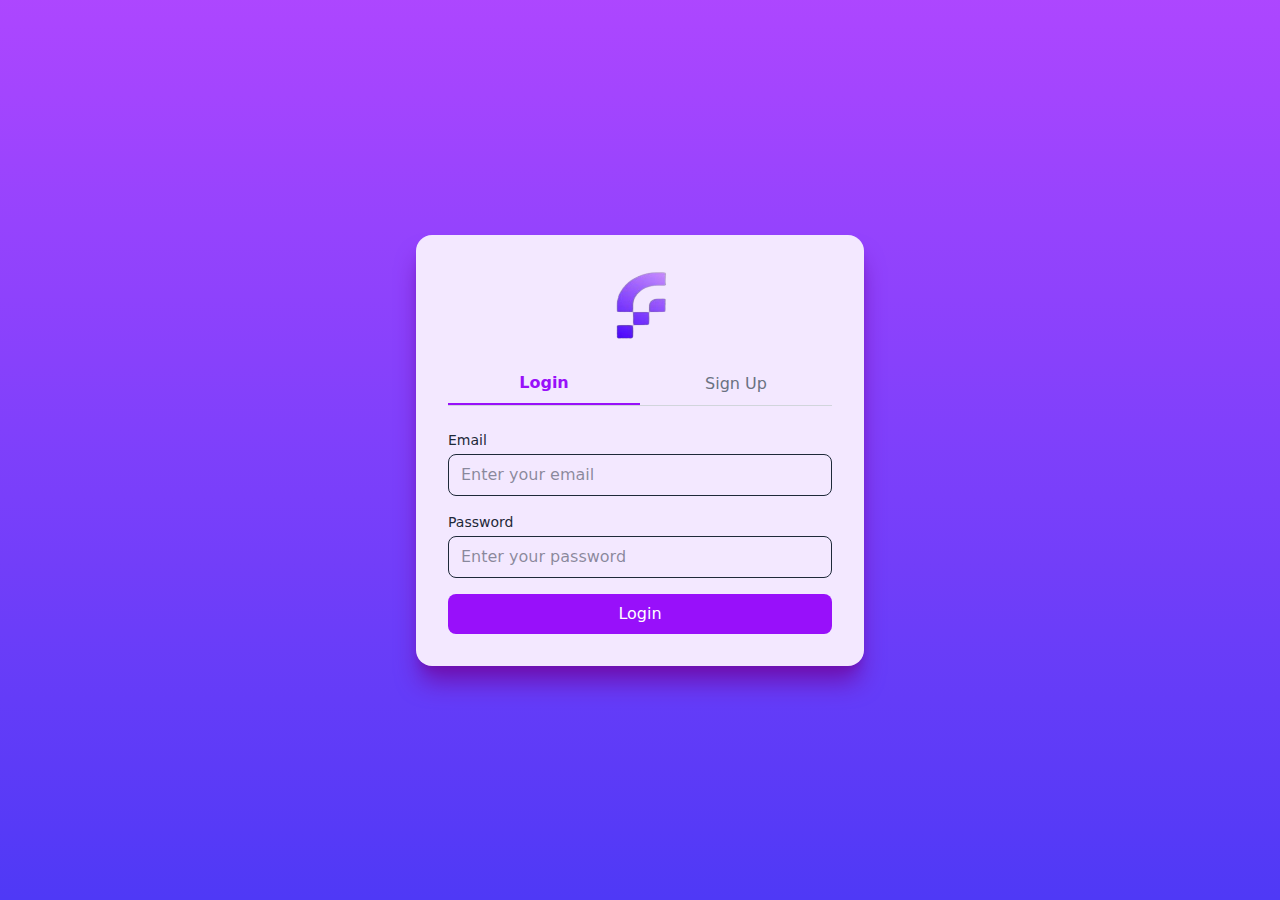
<file: index.html>
<!DOCTYPE html>
<html lang="en">
<head>
    <meta charset="UTF-8">
    <meta name="viewport" content="width=device-width, initial-scale=1.0">
    <title>Login | Fintrack</title>
    <link href="tailwindcss/output.css" rel="stylesheet">
</head>
<body class=" bg-linear-to-b from-purple-500 to bg-indigo-600 text-gray-800 flex items-center justify-center min-h-screen p-4">

  <!-- Outer Container -->
  <div class="w-full max-w-md bg-purple-100 shadow-xl rounded-2xl shadow-purple-800 p-6 sm:p-8">

    <!-- Logo -->
    <div class="flex justify-center mb-6">
      <img src="asset/logo.png" alt="Expense Tracker Logo" class="w-16 h-16 sm:w-20 sm:h-20">
    </div>

    <!-- Tabs -->
    <div class="flex justify-around mb-6 border-b border-gray-300">
      <button id="loginTab" class="pb-2 text-purple-600 font-semibold border-b-2 border-purple-600 w-1/2 text-center">Login</button>
      <button id="signupTab" class="pb-2 text-gray-500 hover:text-purple-600 w-1/2 text-center">Sign Up</button>
    </div>

    <!-- Login Form -->
    <form id="loginForm" class="space-y-4">
      <div>
        <label class="block text-sm font-medium mb-1">Email</label>
        <input type="email" id="loginEmail" class="w-full px-3 py-2 border rounded-lg focus:ring-2 focus:ring-purple-400 outline-none text-sm sm:text-base" placeholder="Enter your email" required>
      </div>
      <div>
        <label class="block text-sm font-medium mb-1">Password</label>
        <input type="password" id="loginPassword" class="w-full px-3 py-2 border rounded-lg focus:ring-2 focus:ring-purple-400 outline-none text-sm sm:text-base" placeholder="Enter your password" required>
      </div>
      <button type="submit" class="w-full bg-purple-600 text-white py-2 rounded-lg hover:bg-purple-700 transition duration-300 text-sm sm:text-base">Login</button>
    </form>

    <!-- Signup Form -->
    <form id="signupForm" class="hidden space-y-4">
      <div>
        <label class="block text-sm font-medium mb-1">Full Name</label>
        <input type="text" id="signupName" class="w-full px-3 py-2 border rounded-lg focus:ring-2 focus:ring-purple-400 outline-none text-sm sm:text-base" placeholder="Enter your name" required>
      </div>
      <div>
        <label class="block text-sm font-medium mb-1">Email</label>
        <input type="email" id="signupEmail" class="w-full px-3 py-2 border rounded-lg focus:ring-2 focus:ring-purple-400 outline-none text-sm sm:text-base" placeholder="Enter your email" required>
      </div>
      <div>
        <label class="block text-sm font-medium mb-1">Password</label>
        <input type="password" id="signupPassword" class="w-full px-3 py-2 border rounded-lg focus:ring-2 focus:ring-purple-400 outline-none text-sm sm:text-base" placeholder="Create a password" required>
      </div>
      <button type="submit" class="w-full bg-purple-600 text-white py-2 rounded-lg hover:bg-purple-700 transition duration-300 text-sm sm:text-base">Sign Up</button>
    </form>
  </div>

  <script src="js/auth.js"></script>
</body>
</html>
</file>
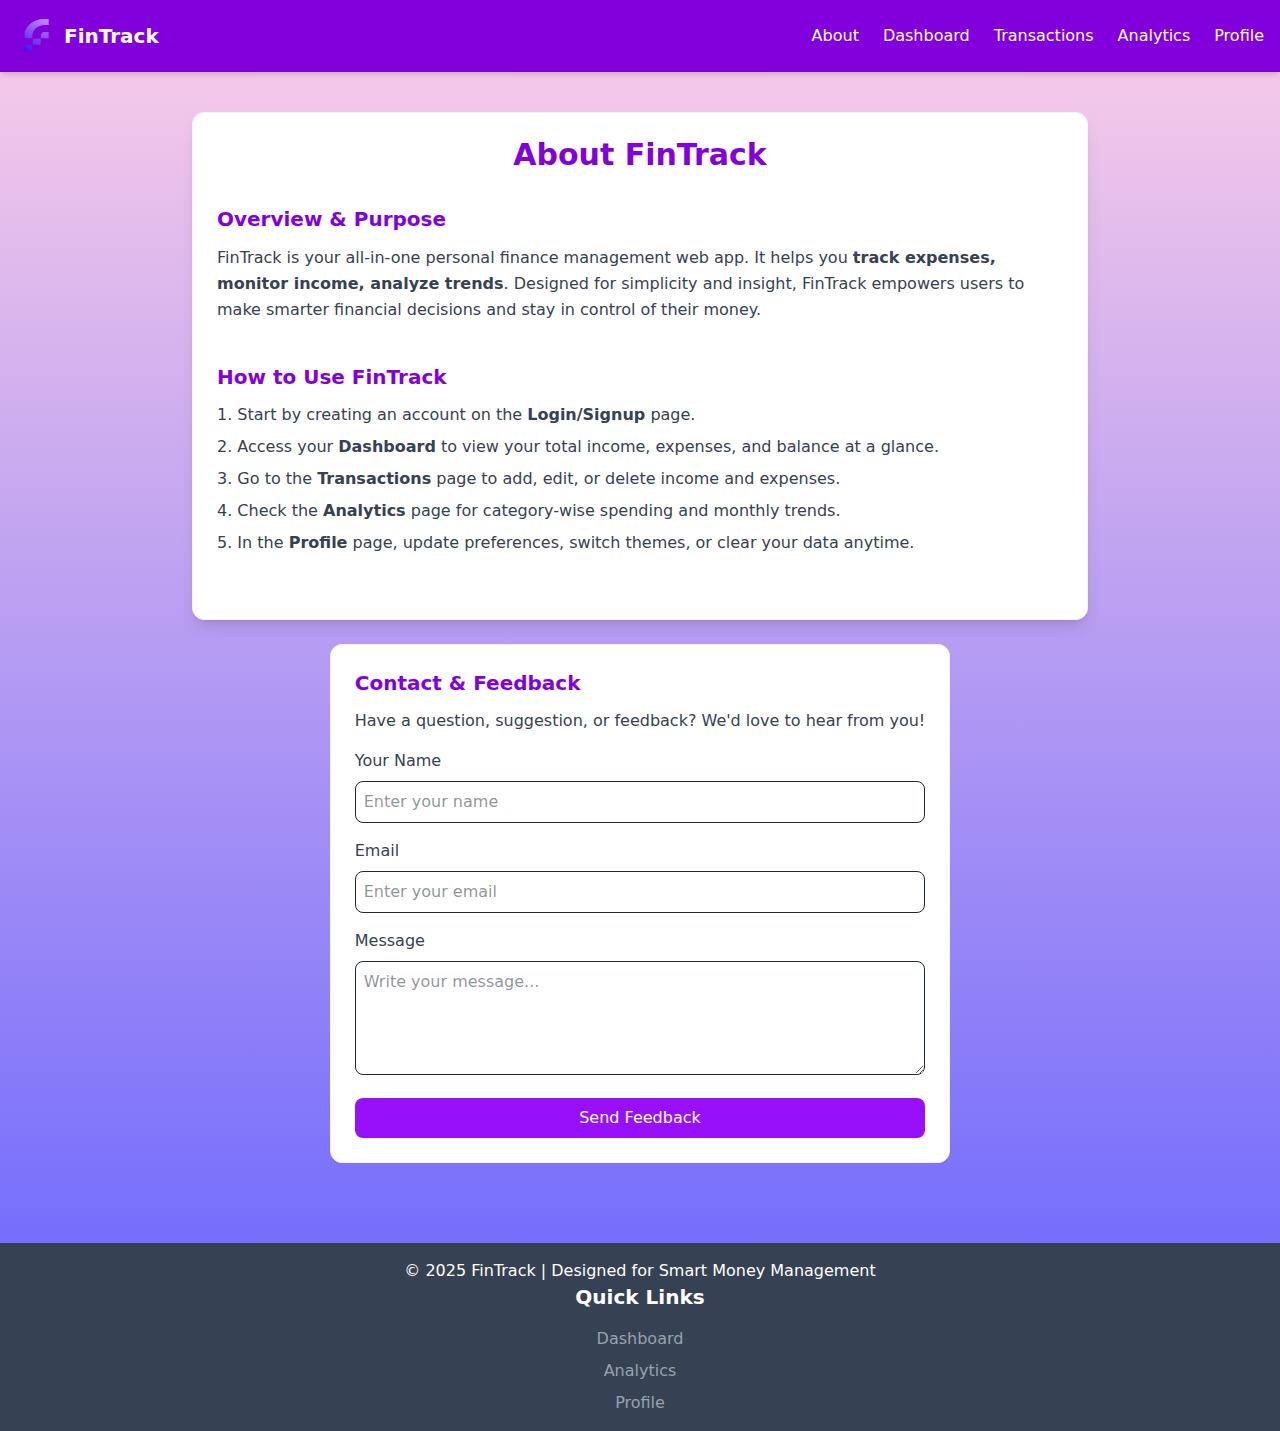
<file: about.html>
<!DOCTYPE html>
<html lang="en">
<head>
  <meta charset="UTF-8" />
  <meta name="viewport" content="width=device-width, initial-scale=1.0" />
  <title>About | FinTrack</title>
  <link href="tailwindcss/output.css" rel="stylesheet">
</head>

<body class="bg-linear-to-b from-pink-200 to bg-indigo-500 text-gray-800 min-h-screen flex flex-col" id="body">
  <!-- Navbar -->
  <header class="w-full bg-purple-700 text-white p-4 shadow-md">

  <!-- Top Row -->
  <div class="flex justify-between items-center">
      
      <!-- Logo -->
      <div class="flex items-center space-x-2">
          <img src="asset/logo.png" class="w-10 h-10">
          <h1 class="text-xl font-semibold">FinTrack</h1>
      </div>

      <!-- Desktop Navigation -->
      <nav class="hidden md:flex space-x-6">
          <a href="about.html" class="hover:underline">About</a>
          <a href="dashboard.html" class="hover:underline">Dashboard</a>
          <a href="transactions.html" class="hover:underline">Transactions</a>
          <a href="analytics.html" class="hover:underline">Analytics</a>
          <a href="profile.html" class="hover:underline">Profile</a>
      </nav>

      <!-- Hamburger Button (Mobile Only) -->
      <button id="openMenuBtn" class="md:hidden">
          <svg class="w-8 h-8" fill="none" stroke="currentColor" stroke-width="2">
              <path stroke-linecap="round" stroke-linejoin="round"
                  d="M4 6h16M4 12h16M4 18h16"/>
          </svg>
      </button>
  </div>

  <!-- Mobile Menu -->
  <div id="mobileMenu" class="hidden mt-4 bg-purple-600 rounded-lg p-4 md:hidden">

      <!-- Close Button -->
      <div class="flex justify-end mb-4">
          <button id="closeMenuBtn" class="text-white text-xl font-bold">✕</button>
      </div>

      <a href="about.html" class="block py-2 px-2 hover:bg-purple-500 rounded">About</a>
      <a href="dashboard.html" class="block py-2 px-2 hover:bg-purple-500 rounded">Dashboard</a>
      <a href="transactions.html" class="block py-2 px-2 hover:bg-purple-500 rounded">Transactions</a>
      <a href="analytics.html" class="block py-2 px-2 hover:bg-purple-500 rounded">Analytics</a>
      <a href="profile.html" class="block py-2 px-2 hover:bg-purple-500 rounded">Profile</a>

  </div>
</header>

  <!-- Main Content -->
  <main class="grow px-6 py-10 flex flex-col items-center">
    <div class="w-full max-w-4xl bg-white shadow-lg rounded-xl p-6 border border-gray-100">
      <h2 class="text-3xl font-semibold text-center text-purple-700 mb-8">About FinTrack</h2>

      <!-- Overview -->
      <section class="mb-10">
        <h3 class="text-xl font-semibold text-purple-700 mb-3">Overview & Purpose</h3>
        <p class="text-gray-700 leading-relaxed">
          FinTrack is your all-in-one personal finance management web app.  
          It helps you <strong>track expenses, monitor income, analyze trends</strong>.  
          Designed for simplicity and insight, FinTrack empowers users to make smarter financial decisions and stay in control of their money.
        </p>
      </section>

      <!-- How-to Guide -->
      <section class="mb-10">
        <h3 class="text-xl font-semibold text-purple-700 mb-3">How to Use FinTrack</h3>
        <ol class="list-decimal list-inside text-gray-700 space-y-2">
          <li>Start by creating an account on the <strong>Login/Signup</strong> page.</li>
          <li>Access your <strong>Dashboard</strong> to view your total income, expenses, and balance at a glance.</li>
          <li>Go to the <strong>Transactions</strong> page to add, edit, or delete income and expenses.</li>
          <li>Check the <strong>Analytics</strong> page for category-wise spending and monthly trends.</li>
          <li>In the <strong>Profile</strong> page, update preferences, switch themes, or clear your data anytime.</li>
        </ol>
      </section>
    </div>
    <br> 
    <div class="w-fill max-w-4xl bg-white shodow-lg rounded-xl p-6 border border-gray-100">
      <!-- Contact / Feedback -->
      <section>
        <h3 class="text-xl font-semibold text-purple-700 mb-3">Contact & Feedback</h3>
        <p class="text-gray-700 mb-4">
          Have a question, suggestion, or feedback? We'd love to hear from you!
        </p>

        <form id="feedbackForm" class="space-y-4">
          <div>
            <label class="block text-gray-700 mb-2">Your Name</label>
            <input id="feedbackName" type="text" placeholder="Enter your name"
                   class="w-full p-2 border rounded-lg focus:outline-none focus:ring-2 focus:ring-purple-400" />
          </div>

          <div>
            <label class="block text-gray-700 mb-2">Email</label>
            <input id="feedbackEmail" type="email" placeholder="Enter your email"
                   class="w-full p-2 border rounded-lg focus:outline-none focus:ring-2 focus:ring-purple-400" />
          </div>

          <div>
            <label class="block text-gray-700 mb-2">Message</label>
            <textarea id="feedbackMessage" rows="4" placeholder="Write your message..."
                      class="w-full p-2 border rounded-lg focus:outline-none focus:ring-2 focus:ring-purple-400"></textarea>
          </div>

          <button type="submit"
                  class="w-full bg-purple-600 text-white py-2 rounded-lg hover:bg-purple-700">
            Send Feedback
          </button>
        </form>

        <p id="feedbackStatus" class="mt-4 text-center text-sm text-green-600 hidden">
          Thank you for your feedback!
        </p>
      </section>
    </div>
  </main>

  <!-- Footer -->
  <footer class="bg-gray-700 text-white text-center py-4 mt-10">
    © 2025 FinTrack | Designed for Smart Money Management

      <div>
          <h3 class="text-xl font-semibold mb-4">Quick Links</h3>
          <ul class="space-y-2">
              <li><a href="dashboard.html" class="text-gray-400 hover:text-blue-400 transition-colors">Dashboard</a></li>
              <li><a href="analytics.html" class="text-gray-400 hover:text-blue-400 transition-colors">Analytics</a></li>
              <li><a href="profile.html" class="text-gray-400 hover:text-blue-400 transition-colors">Profile</a></li>
          </ul>
      </div>

  </footer>

  <script src="js/utils.js"></script>
</body>
</html>
</file>
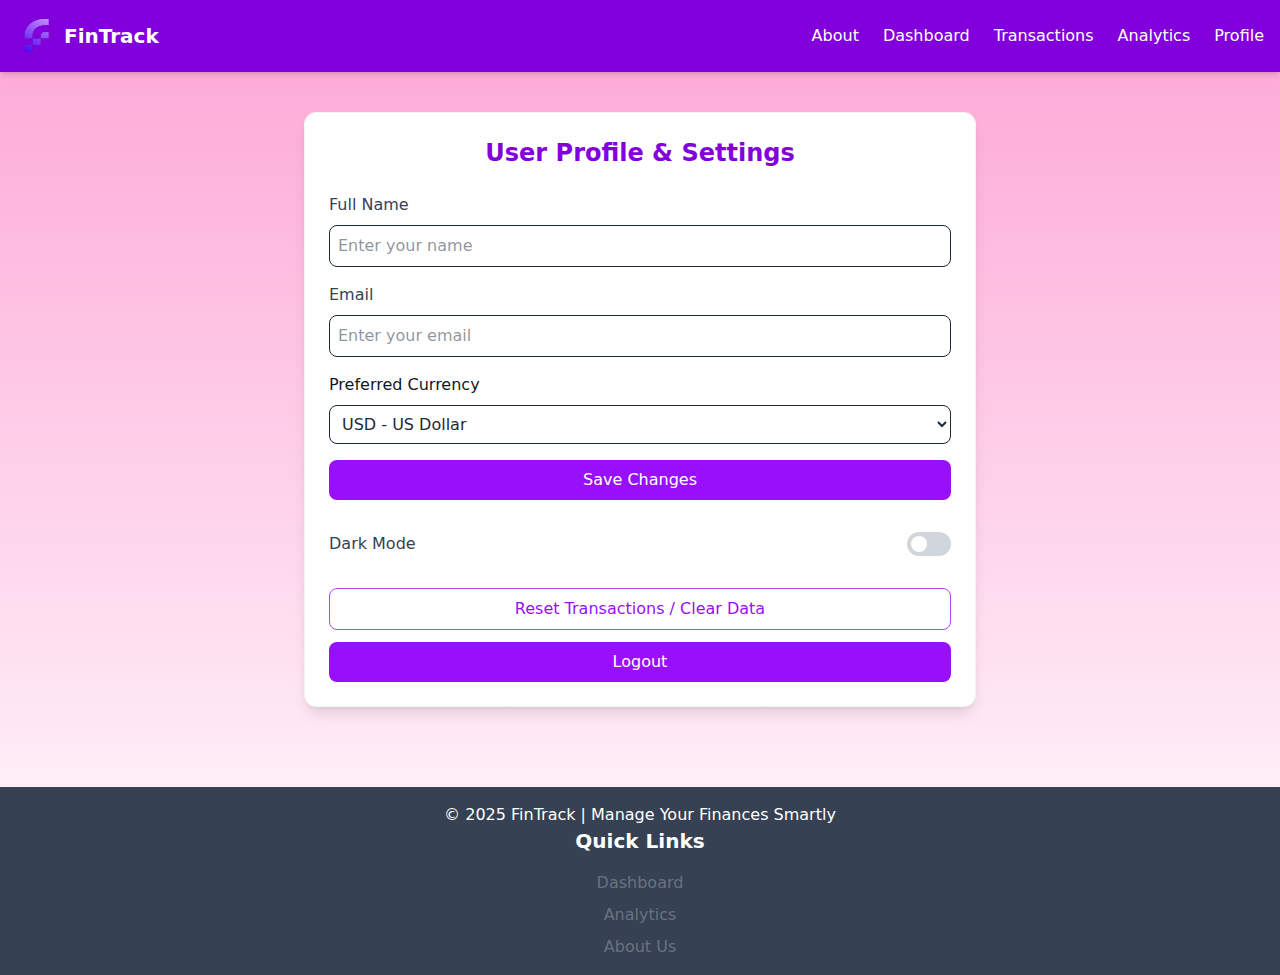
<file: profile.html>
<!DOCTYPE html>
<html lang="en">
<head>
  <meta charset="UTF-8" />
  <meta name="viewport" content="width=device-width, initial-scale=1.0" />
  <title>Profile | FinTrack</title>
  <link href="tailwindcss/output.css" rel="stylesheet">
</head>

<body class=" bg-linear-to-b from-pink-300 to bg-indigo-500 text-gray-800 min-h-screen flex flex-col transition-colors duration-300" id="body">  
  <!-- Navbar -->
  <header class="w-full bg-purple-700 text-white p-4 shadow-md">

  <!-- Top Row -->
  <div class="flex justify-between items-center">
      
      <!-- Logo -->
      <div class="flex items-center space-x-2">
          <img src="asset/logo.png" class="w-10 h-10">
          <h1 class="text-xl font-semibold">FinTrack</h1>
      </div>

      <!-- Desktop Navigation -->
      <nav class="hidden md:flex space-x-6">
          <a href="about.html" class="hover:underline">About</a>
          <a href="dashboard.html" class="hover:underline">Dashboard</a>
          <a href="transactions.html" class="hover:underline">Transactions</a>
          <a href="analytics.html" class="hover:underline">Analytics</a>
          <a href="profile.html" class="hover:underline">Profile</a>
      </nav>

      <!-- Hamburger Button (Mobile Only) -->
      <button id="openMenuBtn" class="md:hidden">
          <svg class="w-8 h-8" fill="none" stroke="currentColor" stroke-width="2">
              <path stroke-linecap="round" stroke-linejoin="round"
                  d="M4 6h16M4 12h16M4 18h16"/>
          </svg>
      </button>
  </div>

  <!-- Mobile Menu -->
  <div id="mobileMenu" class="hidden mt-4 bg-purple-600 rounded-lg p-4 md:hidden">

      <!-- Close Button -->
      <div class="flex justify-end mb-4">
          <button id="closeMenuBtn" class="text-white text-xl font-bold">✕</button>
      </div>

      <a href="about.html" class="block py-2 px-2 hover:bg-purple-500 rounded">About</a>
      <a href="dashboard.html" class="block py-2 px-2 hover:bg-purple-500 rounded">Dashboard</a>
      <a href="transactions.html" class="block py-2 px-2 hover:bg-purple-500 rounded">Transactions</a>
      <a href="analytics.html" class="block py-2 px-2 hover:bg-purple-500 rounded">Analytics</a>
      <a href="profile.html" class="block py-2 px-2 hover:bg-purple-500 rounded">Profile</a>

  </div>
</header>

  <!-- Main Content -->
  <main class="grow flex flex-col items-center justify-center px-6 py-10">
    <div class="w-full max-w-2xl bg-white shadow-lg rounded-xl p-6 border border-gray-100">
      <h2 class="text-2xl font-semibold text-center text-purple-700 mb-6">User Profile & Settings</h2>

      <!-- User Info Form -->
      <form id="profileForm" class="space-y-4">
        <div>
          <label class="block text-gray-700 mb-2">Full Name</label>
          <input id="name" type="text" placeholder="Enter your name"
                 class="w-full p-2 border rounded-lg focus:outline-none focus:ring-2 focus:ring-purple-400" />
        </div>

        <div>
          <label class="block text-gray-700 mb-2">Email</label>
          <input id="email" type="email" placeholder="Enter your email"
                 class="w-full p-2 border rounded-lg focus:outline-none focus:ring-2 focus:ring-purple-400" />
        </div>

        <div>
          <label class="block text-gray-900 mb-2">Preferred Currency</label>
          <select id="preferredCurrency"
                  class="w-full p-2 border rounded-lg focus:outline-none focus:ring-2 focus:ring-purple-400">
            <option value="USD">USD - US Dollar</option>
            <option value="INR">INR - Indian Rupee</option>
            <option value="EUR">EUR - Euro</option>
            <option value="GBP">GBP - British Pound</option>
            <option value="JPY">JPY - Japanese Yen</option>
          </select>
        </div>

        <button type="submit"
                class="w-full bg-purple-600 text-white py-2 rounded-lg hover:bg-purple-700">
          Save Changes
        </button>
      </form>

      <!-- Theme Toggle -->
      <div class="flex justify-between items-center mt-8">
        <p class="text-gray-700 font-medium">Dark Mode</p>
        <label class="relative inline-flex items-center cursor-pointer">
          <input type="checkbox" id="themeToggle" class="sr-only peer">
          <div class="w-11 h-6 bg-gray-300 rounded-full peer peer-checked:bg-purple-600"></div>
          <span class="absolute left-1 top-1 w-4 h-4 bg-white rounded-full transition-all peer-checked:translate-x-5"></span>
        </label>
      </div>

      <!-- Reset / Logout Buttons -->
      <div class="mt-8 space-y-3">
        <button id="resetBtn"
                class="w-full border border-purple-500 text-purple-600 py-2 rounded-lg hover:bg-purple-100">
          Reset Transactions / Clear Data
        </button>
        <button id="logoutBtn"
                class="w-full bg-purple-600 text-white py-2 rounded-lg hover:bg-purple-700">
          Logout
        </button>
      </div>
    </div>
  </main>

  <!-- Footer -->
  <footer class="bg-gray-700 text-white text-center py-4 mt-10">
    © 2025 FinTrack | Manage Your Finances Smartly

    <div>
          <h3 class="text-xl font-semibold mb-4">Quick Links</h3>
          <ul class="space-y-2">
              <li><a href="dashboard.html" class="text-gray-500 hover:text-blue-400 transition-colors">Dashboard</a></li>
              <li><a href="analytics.html" class="text-gray-500 hover:text-blue-400 transition-colors">Analytics</a></li>
              <li><a href="about.html" class="text-gray-500 hover:text-blue-400 transition-colors">About Us</a></li>
          </ul>
      </div>

  </footer>

  <script src="js/profile.js"></script>
</body>
</html>
</file>
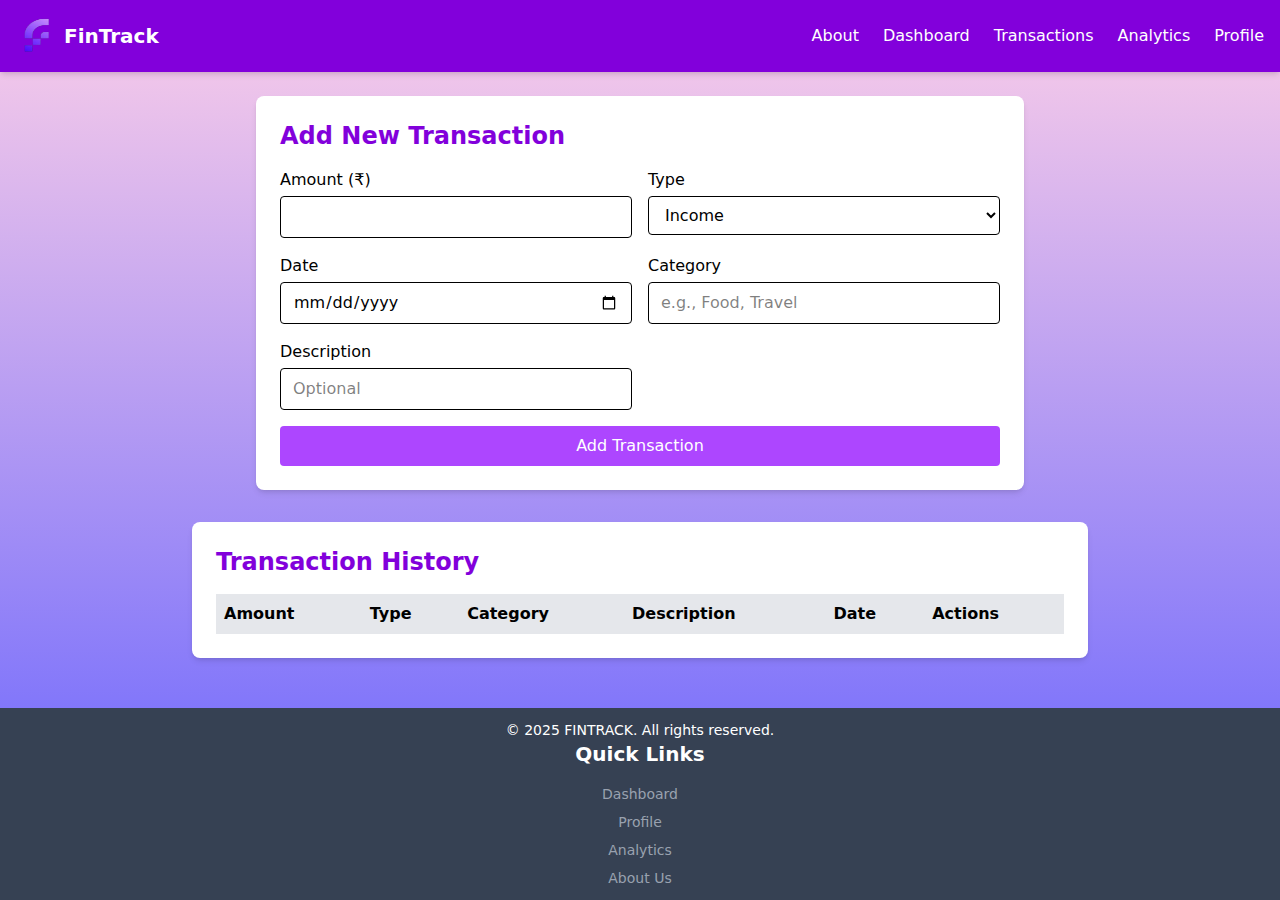
<file: transactions.html>
<!DOCTYPE html>
<html lang="en">
<head>
  <meta charset="UTF-8">
  <meta name="viewport" content="width=device-width, initial-scale=1.0">
  <title>Transactions | Fintrack</title>
  <link href="tailwindcss/output.css" rel="stylesheet">
</head>
<body class=" bg-linear-to-b from-pink-200 to bg-indigo-500 min-h-screen flex flex-col">

  <!-- Header -->
  <header class="w-full bg-purple-700 text-white p-4 shadow-md">

  <!-- Top Row -->
  <div class="flex justify-between items-center">
      
      <!-- Logo -->
      <div class="flex items-center space-x-2">
          <img src="asset/logo.png" class="w-10 h-10">
          <h1 class="text-xl font-semibold">FinTrack</h1>
      </div>

      <!-- Desktop Navigation -->
      <nav class="hidden md:flex space-x-6">
          <a href="about.html" class="hover:underline">About</a>
          <a href="dashboard.html" class="hover:underline">Dashboard</a>
          <a href="transactions.html" class="hover:underline">Transactions</a>
          <a href="analytics.html" class="hover:underline">Analytics</a>
          <a href="profile.html" class="hover:underline">Profile</a>
      </nav>

      <!-- Hamburger Button (Mobile Only) -->
      <button id="openMenuBtn" class="md:hidden">
          <svg class="w-8 h-8" fill="none" stroke="currentColor" stroke-width="2">
              <path stroke-linecap="round" stroke-linejoin="round"
                  d="M4 6h16M4 12h16M4 18h16"/>
          </svg>
      </button>
  </div>

  <!-- Mobile Menu -->
  <div id="mobileMenu" class="hidden mt-4 bg-purple-600 rounded-lg p-4 md:hidden">

      <!-- Close Button -->
      <div class="flex justify-end mb-4">
          <button id="closeMenuBtn" class="text-white text-xl font-bold">✕</button>
      </div>

      <a href="about.html" class="block py-2 px-2 hover:bg-purple-500 rounded">About</a>
      <a href="dashboard.html" class="block py-2 px-2 hover:bg-purple-500 rounded">Dashboard</a>
      <a href="transactions.html" class="block py-2 px-2 hover:bg-purple-500 rounded">Transactions</a>
      <a href="analytics.html" class="block py-2 px-2 hover:bg-purple-500 rounded">Analytics</a>
      <a href="profile.html" class="block py-2 px-2 hover:bg-purple-500 rounded">Profile</a>

  </div>
</header>

  <!-- Main Content -->
  <main class="grow p-6">
    <!-- Add Transaction Form -->
    <section class="max-w-3xl mx-auto bg-white shadow-md rounded-lg p-6 mb-8">
      <h2 class="text-2xl font-semibold text-purple-700 mb-4">Add New Transaction</h2>
      <form id="transaction-form" class="grid grid-cols-1 md:grid-cols-2 gap-4">
        <div>
          <label class="block mb-1 font-medium">Amount (₹)</label>
          <input type="number" id="amount" class="w-full border rounded px-3 py-2 focus:outline-none" required>
        </div>
        <div>
          <label class="block mb-1 font-medium">Type</label>
          <select id="type" class="w-full border rounded px-3 py-2" required>
            <option value="income">Income</option>
            <option value="expense">Expense</option>
          </select>
        </div>

        <!-- DATE FIELD ADDED -->
        <div>
          <label class="block mb-1 font-medium">Date</label>
          <input type="date" id="date" class="w-full border rounded px-3 py-2 focus:outline-none" required>
        </div>

        <div>
          <label class="block mb-1 font-medium">Category</label>
          <input type="text" id="category" placeholder="e.g., Food, Travel" class="w-full border rounded px-3 py-2" required>
        </div>
        <div>
          <label class="block mb-1 font-medium">Description</label>
          <input type="text" id="description" placeholder="Optional" class="w-full border rounded px-3 py-2">
        </div>
        <div class="md:col-span-2">
          <button type="submit" class="w-full bg-purple-500 text-white font-medium py-2 rounded hover:bg-purple-700">Add Transaction</button>
        </div>
      </form>
    </section>

    <!-- Transaction List -->
    <section class="max-w-4xl mx-auto bg-white shadow-md rounded-lg p-6">
      <h2 class="text-2xl font-semibold text-purple-700 mb-4">Transaction History</h2>
      <table class="w-full border-collapse">
        <thead>
          <tr class="bg-gray-200 text-left">
            <th class="p-2">Amount</th>
            <th class="p-2">Type</th>
            <th class="p-2">Category</th>
            <th class="p-2">Description</th>
            <th class="p-2">Date</th> <!-- NEW COLUMN -->
            <th class="p-2">Actions</th>
          </tr>
        </thead>
        <tbody id="transaction-list" class="text-sm">
          <!-- Rows will be inserted here -->
        </tbody>
      </table>
    </section>
  </main>

  <!-- Footer -->
  <footer class="bg-gray-700 text-white text-center py-3 text-sm">
    © 2025 FINTRACK. All rights reserved.

    <div>
          <h3 class="text-xl font-semibold mb-4">Quick Links</h3>
          <ul class="space-y-2">
              <li><a href="dashboard.html" class="text-gray-400 hover:text-blue-400 transition-colors">Dashboard</a></li>
              <li><a href="profile.html" class="text-gray-400 hover:text-blue-400 transition-colors">Profile</a></li>
              <li><a href="analytics.html" class="text-gray-400 hover:text-blue-400 transition-colors">Analytics</a></li>
              <li><a href="about.html" class="text-gray-400 hover:text-blue-400 transition-colors">About Us</a></li>
          </ul>
      </div>

  </footer>

  <script src="js/transactions.js"></script>
</body>
</html>
</file>
<file: tailwindcss/output.css>
/*! tailwindcss v4.1.17 | MIT License | https://tailwindcss.com */
@layer properties;
@layer theme, base, components, utilities;
@layer theme {
  :root, :host {
    --font-sans: ui-sans-serif, system-ui, sans-serif, "Apple Color Emoji",
      "Segoe UI Emoji", "Segoe UI Symbol", "Noto Color Emoji";
    --font-mono: ui-monospace, SFMono-Regular, Menlo, Monaco, Consolas, "Liberation Mono",
      "Courier New", monospace;
    --color-red-50: oklch(97.1% 0.013 17.38);
    --color-red-600: oklch(57.7% 0.245 27.325);
    --color-green-50: oklch(98.2% 0.018 155.826);
    --color-green-600: oklch(62.7% 0.194 149.214);
    --color-blue-400: oklch(70.7% 0.165 254.624);
    --color-blue-500: oklch(62.3% 0.214 259.815);
    --color-blue-600: oklch(54.6% 0.245 262.881);
    --color-indigo-400: oklch(67.3% 0.182 276.935);
    --color-indigo-500: oklch(58.5% 0.233 277.117);
    --color-indigo-600: oklch(51.1% 0.262 276.966);
    --color-purple-50: oklch(97.7% 0.014 308.299);
    --color-purple-100: oklch(94.6% 0.033 307.174);
    --color-purple-300: oklch(82.7% 0.119 306.383);
    --color-purple-400: oklch(71.4% 0.203 305.504);
    --color-purple-500: oklch(62.7% 0.265 303.9);
    --color-purple-600: oklch(55.8% 0.288 302.321);
    --color-purple-700: oklch(49.6% 0.265 301.924);
    --color-purple-800: oklch(43.8% 0.218 303.724);
    --color-pink-200: oklch(89.9% 0.061 343.231);
    --color-pink-300: oklch(82.3% 0.12 346.018);
    --color-pink-500: oklch(65.6% 0.241 354.308);
    --color-gray-100: oklch(96.7% 0.003 264.542);
    --color-gray-200: oklch(92.8% 0.006 264.531);
    --color-gray-300: oklch(87.2% 0.01 258.338);
    --color-gray-400: oklch(70.7% 0.022 261.325);
    --color-gray-500: oklch(55.1% 0.027 264.364);
    --color-gray-600: oklch(44.6% 0.03 256.802);
    --color-gray-700: oklch(37.3% 0.034 259.733);
    --color-gray-800: oklch(27.8% 0.033 256.848);
    --color-gray-900: oklch(21% 0.034 264.665);
    --color-white: #fff;
    --spacing: 0.25rem;
    --container-md: 28rem;
    --container-2xl: 42rem;
    --container-3xl: 48rem;
    --container-4xl: 56rem;
    --text-sm: 0.875rem;
    --text-sm--line-height: calc(1.25 / 0.875);
    --text-base: 1rem;
    --text-base--line-height: calc(1.5 / 1);
    --text-lg: 1.125rem;
    --text-lg--line-height: calc(1.75 / 1.125);
    --text-xl: 1.25rem;
    --text-xl--line-height: calc(1.75 / 1.25);
    --text-2xl: 1.5rem;
    --text-2xl--line-height: calc(2 / 1.5);
    --text-3xl: 1.875rem;
    --text-3xl--line-height: calc(2.25 / 1.875);
    --font-weight-medium: 500;
    --font-weight-semibold: 600;
    --font-weight-bold: 700;
    --leading-relaxed: 1.625;
    --radius-lg: 0.5rem;
    --radius-xl: 0.75rem;
    --radius-2xl: 1rem;
    --default-transition-duration: 150ms;
    --default-transition-timing-function: cubic-bezier(0.4, 0, 0.2, 1);
    --default-font-family: var(--font-sans);
    --default-mono-font-family: var(--font-mono);
  }
}
@layer base {
  *, ::after, ::before, ::backdrop, ::file-selector-button {
    box-sizing: border-box;
    margin: 0;
    padding: 0;
    border: 0 solid;
  }
  html, :host {
    line-height: 1.5;
    -webkit-text-size-adjust: 100%;
    tab-size: 4;
    font-family: var(--default-font-family, ui-sans-serif, system-ui, sans-serif, "Apple Color Emoji", "Segoe UI Emoji", "Segoe UI Symbol", "Noto Color Emoji");
    font-feature-settings: var(--default-font-feature-settings, normal);
    font-variation-settings: var(--default-font-variation-settings, normal);
    -webkit-tap-highlight-color: transparent;
  }
  hr {
    height: 0;
    color: inherit;
    border-top-width: 1px;
  }
  abbr:where([title]) {
    -webkit-text-decoration: underline dotted;
    text-decoration: underline dotted;
  }
  h1, h2, h3, h4, h5, h6 {
    font-size: inherit;
    font-weight: inherit;
  }
  a {
    color: inherit;
    -webkit-text-decoration: inherit;
    text-decoration: inherit;
  }
  b, strong {
    font-weight: bolder;
  }
  code, kbd, samp, pre {
    font-family: var(--default-mono-font-family, ui-monospace, SFMono-Regular, Menlo, Monaco, Consolas, "Liberation Mono", "Courier New", monospace);
    font-feature-settings: var(--default-mono-font-feature-settings, normal);
    font-variation-settings: var(--default-mono-font-variation-settings, normal);
    font-size: 1em;
  }
  small {
    font-size: 80%;
  }
  sub, sup {
    font-size: 75%;
    line-height: 0;
    position: relative;
    vertical-align: baseline;
  }
  sub {
    bottom: -0.25em;
  }
  sup {
    top: -0.5em;
  }
  table {
    text-indent: 0;
    border-color: inherit;
    border-collapse: collapse;
  }
  :-moz-focusring {
    outline: auto;
  }
  progress {
    vertical-align: baseline;
  }
  summary {
    display: list-item;
  }
  ol, ul, menu {
    list-style: none;
  }
  img, svg, video, canvas, audio, iframe, embed, object {
    display: block;
    vertical-align: middle;
  }
  img, video {
    max-width: 100%;
    height: auto;
  }
  button, input, select, optgroup, textarea, ::file-selector-button {
    font: inherit;
    font-feature-settings: inherit;
    font-variation-settings: inherit;
    letter-spacing: inherit;
    color: inherit;
    border-radius: 0;
    background-color: transparent;
    opacity: 1;
  }
  :where(select:is([multiple], [size])) optgroup {
    font-weight: bolder;
  }
  :where(select:is([multiple], [size])) optgroup option {
    padding-inline-start: 20px;
  }
  ::file-selector-button {
    margin-inline-end: 4px;
  }
  ::placeholder {
    opacity: 1;
  }
  @supports (not (-webkit-appearance: -apple-pay-button))  or (contain-intrinsic-size: 1px) {
    ::placeholder {
      color: currentcolor;
      @supports (color: color-mix(in lab, red, red)) {
        color: color-mix(in oklab, currentcolor 50%, transparent);
      }
    }
  }
  textarea {
    resize: vertical;
  }
  ::-webkit-search-decoration {
    -webkit-appearance: none;
  }
  ::-webkit-date-and-time-value {
    min-height: 1lh;
    text-align: inherit;
  }
  ::-webkit-datetime-edit {
    display: inline-flex;
  }
  ::-webkit-datetime-edit-fields-wrapper {
    padding: 0;
  }
  ::-webkit-datetime-edit, ::-webkit-datetime-edit-year-field, ::-webkit-datetime-edit-month-field, ::-webkit-datetime-edit-day-field, ::-webkit-datetime-edit-hour-field, ::-webkit-datetime-edit-minute-field, ::-webkit-datetime-edit-second-field, ::-webkit-datetime-edit-millisecond-field, ::-webkit-datetime-edit-meridiem-field {
    padding-block: 0;
  }
  ::-webkit-calendar-picker-indicator {
    line-height: 1;
  }
  :-moz-ui-invalid {
    box-shadow: none;
  }
  button, input:where([type="button"], [type="reset"], [type="submit"]), ::file-selector-button {
    appearance: button;
  }
  ::-webkit-inner-spin-button, ::-webkit-outer-spin-button {
    height: auto;
  }
  [hidden]:where(:not([hidden="until-found"])) {
    display: none !important;
  }
}
@layer utilities {
  .sr-only {
    position: absolute;
    width: 1px;
    height: 1px;
    padding: 0;
    margin: -1px;
    overflow: hidden;
    clip-path: inset(50%);
    white-space: nowrap;
    border-width: 0;
  }
  .absolute {
    position: absolute;
  }
  .relative {
    position: relative;
  }
  .top-1 {
    top: calc(var(--spacing) * 1);
  }
  .top-16 {
    top: calc(var(--spacing) * 16);
  }
  .left-0 {
    left: calc(var(--spacing) * 0);
  }
  .left-1 {
    left: calc(var(--spacing) * 1);
  }
  .container {
    width: 100%;
    @media (width >= 40rem) {
      max-width: 40rem;
    }
    @media (width >= 48rem) {
      max-width: 48rem;
    }
    @media (width >= 64rem) {
      max-width: 64rem;
    }
    @media (width >= 80rem) {
      max-width: 80rem;
    }
    @media (width >= 96rem) {
      max-width: 96rem;
    }
  }
  .mx-auto {
    margin-inline: auto;
  }
  .mt-4 {
    margin-top: calc(var(--spacing) * 4);
  }
  .mt-8 {
    margin-top: calc(var(--spacing) * 8);
  }
  .mt-10 {
    margin-top: calc(var(--spacing) * 10);
  }
  .mt-auto {
    margin-top: auto;
  }
  .mb-1 {
    margin-bottom: calc(var(--spacing) * 1);
  }
  .mb-2 {
    margin-bottom: calc(var(--spacing) * 2);
  }
  .mb-3 {
    margin-bottom: calc(var(--spacing) * 3);
  }
  .mb-4 {
    margin-bottom: calc(var(--spacing) * 4);
  }
  .mb-6 {
    margin-bottom: calc(var(--spacing) * 6);
  }
  .mb-8 {
    margin-bottom: calc(var(--spacing) * 8);
  }
  .mb-10 {
    margin-bottom: calc(var(--spacing) * 10);
  }
  .ml-2 {
    margin-left: calc(var(--spacing) * 2);
  }
  .block {
    display: block;
  }
  .flex {
    display: flex;
  }
  .grid {
    display: grid;
  }
  .hidden {
    display: none;
  }
  .inline-block {
    display: inline-block;
  }
  .inline-flex {
    display: inline-flex;
  }
  .h-4 {
    height: calc(var(--spacing) * 4);
  }
  .h-6 {
    height: calc(var(--spacing) * 6);
  }
  .h-8 {
    height: calc(var(--spacing) * 8);
  }
  .h-10 {
    height: calc(var(--spacing) * 10);
  }
  .h-16 {
    height: calc(var(--spacing) * 16);
  }
  .max-h-\[300px\] {
    max-height: 300px;
  }
  .min-h-screen {
    min-height: 100vh;
  }
  .w-1\/2 {
    width: calc(1/2 * 100%);
  }
  .w-4 {
    width: calc(var(--spacing) * 4);
  }
  .w-8 {
    width: calc(var(--spacing) * 8);
  }
  .w-10 {
    width: calc(var(--spacing) * 10);
  }
  .w-11 {
    width: calc(var(--spacing) * 11);
  }
  .w-16 {
    width: calc(var(--spacing) * 16);
  }
  .w-full {
    width: 100%;
  }
  .max-w-2xl {
    max-width: var(--container-2xl);
  }
  .max-w-3xl {
    max-width: var(--container-3xl);
  }
  .max-w-4xl {
    max-width: var(--container-4xl);
  }
  .max-w-md {
    max-width: var(--container-md);
  }
  .flex-1 {
    flex: 1;
  }
  .grow {
    flex-grow: 1;
  }
  .border-collapse {
    border-collapse: collapse;
  }
  .cursor-pointer {
    cursor: pointer;
  }
  .list-inside {
    list-style-position: inside;
  }
  .list-decimal {
    list-style-type: decimal;
  }
  .grid-cols-1 {
    grid-template-columns: repeat(1, minmax(0, 1fr));
  }
  .flex-col {
    flex-direction: column;
  }
  .flex-wrap {
    flex-wrap: wrap;
  }
  .items-center {
    align-items: center;
  }
  .justify-around {
    justify-content: space-around;
  }
  .justify-between {
    justify-content: space-between;
  }
  .justify-center {
    justify-content: center;
  }
  .justify-end {
    justify-content: flex-end;
  }
  .gap-4 {
    gap: calc(var(--spacing) * 4);
  }
  .gap-6 {
    gap: calc(var(--spacing) * 6);
  }
  .space-y-2 {
    :where(& > :not(:last-child)) {
      --tw-space-y-reverse: 0;
      margin-block-start: calc(calc(var(--spacing) * 2) * var(--tw-space-y-reverse));
      margin-block-end: calc(calc(var(--spacing) * 2) * calc(1 - var(--tw-space-y-reverse)));
    }
  }
  .space-y-3 {
    :where(& > :not(:last-child)) {
      --tw-space-y-reverse: 0;
      margin-block-start: calc(calc(var(--spacing) * 3) * var(--tw-space-y-reverse));
      margin-block-end: calc(calc(var(--spacing) * 3) * calc(1 - var(--tw-space-y-reverse)));
    }
  }
  .space-y-4 {
    :where(& > :not(:last-child)) {
      --tw-space-y-reverse: 0;
      margin-block-start: calc(calc(var(--spacing) * 4) * var(--tw-space-y-reverse));
      margin-block-end: calc(calc(var(--spacing) * 4) * calc(1 - var(--tw-space-y-reverse)));
    }
  }
  .space-x-2 {
    :where(& > :not(:last-child)) {
      --tw-space-x-reverse: 0;
      margin-inline-start: calc(calc(var(--spacing) * 2) * var(--tw-space-x-reverse));
      margin-inline-end: calc(calc(var(--spacing) * 2) * calc(1 - var(--tw-space-x-reverse)));
    }
  }
  .space-x-6 {
    :where(& > :not(:last-child)) {
      --tw-space-x-reverse: 0;
      margin-inline-start: calc(calc(var(--spacing) * 6) * var(--tw-space-x-reverse));
      margin-inline-end: calc(calc(var(--spacing) * 6) * calc(1 - var(--tw-space-x-reverse)));
    }
  }
  .rounded {
    border-radius: 0.25rem;
  }
  .rounded-2xl {
    border-radius: var(--radius-2xl);
  }
  .rounded-full {
    border-radius: calc(infinity * 1px);
  }
  .rounded-lg {
    border-radius: var(--radius-lg);
  }
  .rounded-xl {
    border-radius: var(--radius-xl);
  }
  .border {
    border-style: var(--tw-border-style);
    border-width: 1px;
  }
  .border-b {
    border-bottom-style: var(--tw-border-style);
    border-bottom-width: 1px;
  }
  .border-b-2 {
    border-bottom-style: var(--tw-border-style);
    border-bottom-width: 2px;
  }
  .border-gray-100 {
    border-color: var(--color-gray-100);
  }
  .border-gray-300 {
    border-color: var(--color-gray-300);
  }
  .border-purple-300 {
    border-color: var(--color-purple-300);
  }
  .border-purple-500 {
    border-color: var(--color-purple-500);
  }
  .border-purple-600 {
    border-color: var(--color-purple-600);
  }
  .bg-gray-100 {
    background-color: var(--color-gray-100);
  }
  .bg-gray-200 {
    background-color: var(--color-gray-200);
  }
  .bg-gray-300 {
    background-color: var(--color-gray-300);
  }
  .bg-gray-700 {
    background-color: var(--color-gray-700);
  }
  .bg-gray-900 {
    background-color: var(--color-gray-900);
  }
  .bg-green-50 {
    background-color: var(--color-green-50);
  }
  .bg-indigo-500 {
    background-color: var(--color-indigo-500);
  }
  .bg-indigo-600 {
    background-color: var(--color-indigo-600);
  }
  .bg-purple-100 {
    background-color: var(--color-purple-100);
  }
  .bg-purple-500 {
    background-color: var(--color-purple-500);
  }
  .bg-purple-600 {
    background-color: var(--color-purple-600);
  }
  .bg-purple-700 {
    background-color: var(--color-purple-700);
  }
  .bg-red-50 {
    background-color: var(--color-red-50);
  }
  .bg-white {
    background-color: var(--color-white);
  }
  .bg-linear-to-b {
    --tw-gradient-position: to bottom;
    @supports (background-image: linear-gradient(in lab, red, red)) {
      --tw-gradient-position: to bottom in oklab;
    }
    background-image: linear-gradient(var(--tw-gradient-stops));
  }
  .from-pink-200 {
    --tw-gradient-from: var(--color-pink-200);
    --tw-gradient-stops: var(--tw-gradient-via-stops, var(--tw-gradient-position), var(--tw-gradient-from) var(--tw-gradient-from-position), var(--tw-gradient-to) var(--tw-gradient-to-position));
  }
  .from-pink-300 {
    --tw-gradient-from: var(--color-pink-300);
    --tw-gradient-stops: var(--tw-gradient-via-stops, var(--tw-gradient-position), var(--tw-gradient-from) var(--tw-gradient-from-position), var(--tw-gradient-to) var(--tw-gradient-to-position));
  }
  .from-purple-500 {
    --tw-gradient-from: var(--color-purple-500);
    --tw-gradient-stops: var(--tw-gradient-via-stops, var(--tw-gradient-position), var(--tw-gradient-from) var(--tw-gradient-from-position), var(--tw-gradient-to) var(--tw-gradient-to-position));
  }
  .p-2 {
    padding: calc(var(--spacing) * 2);
  }
  .p-4 {
    padding: calc(var(--spacing) * 4);
  }
  .p-6 {
    padding: calc(var(--spacing) * 6);
  }
  .px-2 {
    padding-inline: calc(var(--spacing) * 2);
  }
  .px-3 {
    padding-inline: calc(var(--spacing) * 3);
  }
  .px-4 {
    padding-inline: calc(var(--spacing) * 4);
  }
  .px-6 {
    padding-inline: calc(var(--spacing) * 6);
  }
  .py-2 {
    padding-block: calc(var(--spacing) * 2);
  }
  .py-3 {
    padding-block: calc(var(--spacing) * 3);
  }
  .py-4 {
    padding-block: calc(var(--spacing) * 4);
  }
  .py-8 {
    padding-block: calc(var(--spacing) * 8);
  }
  .py-10 {
    padding-block: calc(var(--spacing) * 10);
  }
  .pb-2 {
    padding-bottom: calc(var(--spacing) * 2);
  }
  .text-center {
    text-align: center;
  }
  .text-left {
    text-align: left;
  }
  .text-2xl {
    font-size: var(--text-2xl);
    line-height: var(--tw-leading, var(--text-2xl--line-height));
  }
  .text-3xl {
    font-size: var(--text-3xl);
    line-height: var(--tw-leading, var(--text-3xl--line-height));
  }
  .text-lg {
    font-size: var(--text-lg);
    line-height: var(--tw-leading, var(--text-lg--line-height));
  }
  .text-sm {
    font-size: var(--text-sm);
    line-height: var(--tw-leading, var(--text-sm--line-height));
  }
  .text-xl {
    font-size: var(--text-xl);
    line-height: var(--tw-leading, var(--text-xl--line-height));
  }
  .leading-relaxed {
    --tw-leading: var(--leading-relaxed);
    line-height: var(--leading-relaxed);
  }
  .font-bold {
    --tw-font-weight: var(--font-weight-bold);
    font-weight: var(--font-weight-bold);
  }
  .font-medium {
    --tw-font-weight: var(--font-weight-medium);
    font-weight: var(--font-weight-medium);
  }
  .font-semibold {
    --tw-font-weight: var(--font-weight-semibold);
    font-weight: var(--font-weight-semibold);
  }
  .text-blue-600 {
    color: var(--color-blue-600);
  }
  .text-gray-100 {
    color: var(--color-gray-100);
  }
  .text-gray-400 {
    color: var(--color-gray-400);
  }
  .text-gray-500 {
    color: var(--color-gray-500);
  }
  .text-gray-600 {
    color: var(--color-gray-600);
  }
  .text-gray-700 {
    color: var(--color-gray-700);
  }
  .text-gray-800 {
    color: var(--color-gray-800);
  }
  .text-gray-900 {
    color: var(--color-gray-900);
  }
  .text-green-600 {
    color: var(--color-green-600);
  }
  .text-purple-600 {
    color: var(--color-purple-600);
  }
  .text-purple-700 {
    color: var(--color-purple-700);
  }
  .text-red-600 {
    color: var(--color-red-600);
  }
  .text-white {
    color: var(--color-white);
  }
  .capitalize {
    text-transform: capitalize;
  }
  .shadow {
    --tw-shadow: 0 1px 3px 0 var(--tw-shadow-color, rgb(0 0 0 / 0.1)), 0 1px 2px -1px var(--tw-shadow-color, rgb(0 0 0 / 0.1));
    box-shadow: var(--tw-inset-shadow), var(--tw-inset-ring-shadow), var(--tw-ring-offset-shadow), var(--tw-ring-shadow), var(--tw-shadow);
  }
  .shadow-lg {
    --tw-shadow: 0 10px 15px -3px var(--tw-shadow-color, rgb(0 0 0 / 0.1)), 0 4px 6px -4px var(--tw-shadow-color, rgb(0 0 0 / 0.1));
    box-shadow: var(--tw-inset-shadow), var(--tw-inset-ring-shadow), var(--tw-ring-offset-shadow), var(--tw-ring-shadow), var(--tw-shadow);
  }
  .shadow-md {
    --tw-shadow: 0 4px 6px -1px var(--tw-shadow-color, rgb(0 0 0 / 0.1)), 0 2px 4px -2px var(--tw-shadow-color, rgb(0 0 0 / 0.1));
    box-shadow: var(--tw-inset-shadow), var(--tw-inset-ring-shadow), var(--tw-ring-offset-shadow), var(--tw-ring-shadow), var(--tw-shadow);
  }
  .shadow-xl {
    --tw-shadow: 0 20px 25px -5px var(--tw-shadow-color, rgb(0 0 0 / 0.1)), 0 8px 10px -6px var(--tw-shadow-color, rgb(0 0 0 / 0.1));
    box-shadow: var(--tw-inset-shadow), var(--tw-inset-ring-shadow), var(--tw-ring-offset-shadow), var(--tw-ring-shadow), var(--tw-shadow);
  }
  .shadow-purple-800 {
    --tw-shadow-color: oklch(43.8% 0.218 303.724);
    @supports (color: color-mix(in lab, red, red)) {
      --tw-shadow-color: color-mix(in oklab, var(--color-purple-800) var(--tw-shadow-alpha), transparent);
    }
  }
  .filter {
    filter: var(--tw-blur,) var(--tw-brightness,) var(--tw-contrast,) var(--tw-grayscale,) var(--tw-hue-rotate,) var(--tw-invert,) var(--tw-saturate,) var(--tw-sepia,) var(--tw-drop-shadow,);
  }
  .transition {
    transition-property: color, background-color, border-color, outline-color, text-decoration-color, fill, stroke, --tw-gradient-from, --tw-gradient-via, --tw-gradient-to, opacity, box-shadow, transform, translate, scale, rotate, filter, -webkit-backdrop-filter, backdrop-filter, display, content-visibility, overlay, pointer-events;
    transition-timing-function: var(--tw-ease, var(--default-transition-timing-function));
    transition-duration: var(--tw-duration, var(--default-transition-duration));
  }
  .transition-all {
    transition-property: all;
    transition-timing-function: var(--tw-ease, var(--default-transition-timing-function));
    transition-duration: var(--tw-duration, var(--default-transition-duration));
  }
  .transition-colors {
    transition-property: color, background-color, border-color, outline-color, text-decoration-color, fill, stroke, --tw-gradient-from, --tw-gradient-via, --tw-gradient-to;
    transition-timing-function: var(--tw-ease, var(--default-transition-timing-function));
    transition-duration: var(--tw-duration, var(--default-transition-duration));
  }
  .duration-300 {
    --tw-duration: 300ms;
    transition-duration: 300ms;
  }
  .outline-none {
    --tw-outline-style: none;
    outline-style: none;
  }
  .peer-checked\:translate-x-5 {
    &:is(:where(.peer):checked ~ *) {
      --tw-translate-x: calc(var(--spacing) * 5);
      translate: var(--tw-translate-x) var(--tw-translate-y);
    }
  }
  .peer-checked\:bg-purple-600 {
    &:is(:where(.peer):checked ~ *) {
      background-color: var(--color-purple-600);
    }
  }
  .hover\:bg-purple-100 {
    &:hover {
      @media (hover: hover) {
        background-color: var(--color-purple-100);
      }
    }
  }
  .hover\:bg-purple-500 {
    &:hover {
      @media (hover: hover) {
        background-color: var(--color-purple-500);
      }
    }
  }
  .hover\:bg-purple-700 {
    &:hover {
      @media (hover: hover) {
        background-color: var(--color-purple-700);
      }
    }
  }
  .hover\:text-blue-400 {
    &:hover {
      @media (hover: hover) {
        color: var(--color-blue-400);
      }
    }
  }
  .hover\:text-purple-600 {
    &:hover {
      @media (hover: hover) {
        color: var(--color-purple-600);
      }
    }
  }
  .hover\:underline {
    &:hover {
      @media (hover: hover) {
        text-decoration-line: underline;
      }
    }
  }
  .focus\:ring-2 {
    &:focus {
      --tw-ring-shadow: var(--tw-ring-inset,) 0 0 0 calc(2px + var(--tw-ring-offset-width)) var(--tw-ring-color, currentcolor);
      box-shadow: var(--tw-inset-shadow), var(--tw-inset-ring-shadow), var(--tw-ring-offset-shadow), var(--tw-ring-shadow), var(--tw-shadow);
    }
  }
  .focus\:ring-purple-400 {
    &:focus {
      --tw-ring-color: var(--color-purple-400);
    }
  }
  .focus\:outline-none {
    &:focus {
      --tw-outline-style: none;
      outline-style: none;
    }
  }
  .sm\:h-20 {
    @media (width >= 40rem) {
      height: calc(var(--spacing) * 20);
    }
  }
  .sm\:w-20 {
    @media (width >= 40rem) {
      width: calc(var(--spacing) * 20);
    }
  }
  .sm\:grid-cols-3 {
    @media (width >= 40rem) {
      grid-template-columns: repeat(3, minmax(0, 1fr));
    }
  }
  .sm\:p-6 {
    @media (width >= 40rem) {
      padding: calc(var(--spacing) * 6);
    }
  }
  .sm\:p-8 {
    @media (width >= 40rem) {
      padding: calc(var(--spacing) * 8);
    }
  }
  .sm\:text-base {
    @media (width >= 40rem) {
      font-size: var(--text-base);
      line-height: var(--tw-leading, var(--text-base--line-height));
    }
  }
  .md\:static {
    @media (width >= 48rem) {
      position: static;
    }
  }
  .md\:col-span-2 {
    @media (width >= 48rem) {
      grid-column: span 2 / span 2;
    }
  }
  .md\:block {
    @media (width >= 48rem) {
      display: block;
    }
  }
  .md\:flex {
    @media (width >= 48rem) {
      display: flex;
    }
  }
  .md\:hidden {
    @media (width >= 48rem) {
      display: none;
    }
  }
  .md\:w-auto {
    @media (width >= 48rem) {
      width: auto;
    }
  }
  .md\:grid-cols-2 {
    @media (width >= 48rem) {
      grid-template-columns: repeat(2, minmax(0, 1fr));
    }
  }
  .md\:p-0 {
    @media (width >= 48rem) {
      padding: calc(var(--spacing) * 0);
    }
  }
  .md\:text-left {
    @media (width >= 48rem) {
      text-align: left;
    }
  }
  .md\:shadow-none {
    @media (width >= 48rem) {
      --tw-shadow: 0 0 #0000;
      box-shadow: var(--tw-inset-shadow), var(--tw-inset-ring-shadow), var(--tw-ring-offset-shadow), var(--tw-ring-shadow), var(--tw-shadow);
    }
  }
  .lg\:grid-cols-3 {
    @media (width >= 64rem) {
      grid-template-columns: repeat(3, minmax(0, 1fr));
    }
  }
}
@property --tw-space-y-reverse {
  syntax: "*";
  inherits: false;
  initial-value: 0;
}
@property --tw-space-x-reverse {
  syntax: "*";
  inherits: false;
  initial-value: 0;
}
@property --tw-border-style {
  syntax: "*";
  inherits: false;
  initial-value: solid;
}
@property --tw-gradient-position {
  syntax: "*";
  inherits: false;
}
@property --tw-gradient-from {
  syntax: "<color>";
  inherits: false;
  initial-value: #0000;
}
@property --tw-gradient-via {
  syntax: "<color>";
  inherits: false;
  initial-value: #0000;
}
@property --tw-gradient-to {
  syntax: "<color>";
  inherits: false;
  initial-value: #0000;
}
@property --tw-gradient-stops {
  syntax: "*";
  inherits: false;
}
@property --tw-gradient-via-stops {
  syntax: "*";
  inherits: false;
}
@property --tw-gradient-from-position {
  syntax: "<length-percentage>";
  inherits: false;
  initial-value: 0%;
}
@property --tw-gradient-via-position {
  syntax: "<length-percentage>";
  inherits: false;
  initial-value: 50%;
}
@property --tw-gradient-to-position {
  syntax: "<length-percentage>";
  inherits: false;
  initial-value: 100%;
}
@property --tw-leading {
  syntax: "*";
  inherits: false;
}
@property --tw-font-weight {
  syntax: "*";
  inherits: false;
}
@property --tw-shadow {
  syntax: "*";
  inherits: false;
  initial-value: 0 0 #0000;
}
@property --tw-shadow-color {
  syntax: "*";
  inherits: false;
}
@property --tw-shadow-alpha {
  syntax: "<percentage>";
  inherits: false;
  initial-value: 100%;
}
@property --tw-inset-shadow {
  syntax: "*";
  inherits: false;
  initial-value: 0 0 #0000;
}
@property --tw-inset-shadow-color {
  syntax: "*";
  inherits: false;
}
@property --tw-inset-shadow-alpha {
  syntax: "<percentage>";
  inherits: false;
  initial-value: 100%;
}
@property --tw-ring-color {
  syntax: "*";
  inherits: false;
}
@property --tw-ring-shadow {
  syntax: "*";
  inherits: false;
  initial-value: 0 0 #0000;
}
@property --tw-inset-ring-color {
  syntax: "*";
  inherits: false;
}
@property --tw-inset-ring-shadow {
  syntax: "*";
  inherits: false;
  initial-value: 0 0 #0000;
}
@property --tw-ring-inset {
  syntax: "*";
  inherits: false;
}
@property --tw-ring-offset-width {
  syntax: "<length>";
  inherits: false;
  initial-value: 0px;
}
@property --tw-ring-offset-color {
  syntax: "*";
  inherits: false;
  initial-value: #fff;
}
@property --tw-ring-offset-shadow {
  syntax: "*";
  inherits: false;
  initial-value: 0 0 #0000;
}
@property --tw-blur {
  syntax: "*";
  inherits: false;
}
@property --tw-brightness {
  syntax: "*";
  inherits: false;
}
@property --tw-contrast {
  syntax: "*";
  inherits: false;
}
@property --tw-grayscale {
  syntax: "*";
  inherits: false;
}
@property --tw-hue-rotate {
  syntax: "*";
  inherits: false;
}
@property --tw-invert {
  syntax: "*";
  inherits: false;
}
@property --tw-opacity {
  syntax: "*";
  inherits: false;
}
@property --tw-saturate {
  syntax: "*";
  inherits: false;
}
@property --tw-sepia {
  syntax: "*";
  inherits: false;
}
@property --tw-drop-shadow {
  syntax: "*";
  inherits: false;
}
@property --tw-drop-shadow-color {
  syntax: "*";
  inherits: false;
}
@property --tw-drop-shadow-alpha {
  syntax: "<percentage>";
  inherits: false;
  initial-value: 100%;
}
@property --tw-drop-shadow-size {
  syntax: "*";
  inherits: false;
}
@property --tw-duration {
  syntax: "*";
  inherits: false;
}
@property --tw-translate-x {
  syntax: "*";
  inherits: false;
  initial-value: 0;
}
@property --tw-translate-y {
  syntax: "*";
  inherits: false;
  initial-value: 0;
}
@property --tw-translate-z {
  syntax: "*";
  inherits: false;
  initial-value: 0;
}
@layer properties {
  @supports ((-webkit-hyphens: none) and (not (margin-trim: inline))) or ((-moz-orient: inline) and (not (color:rgb(from red r g b)))) {
    *, ::before, ::after, ::backdrop {
      --tw-space-y-reverse: 0;
      --tw-space-x-reverse: 0;
      --tw-border-style: solid;
      --tw-gradient-position: initial;
      --tw-gradient-from: #0000;
      --tw-gradient-via: #0000;
      --tw-gradient-to: #0000;
      --tw-gradient-stops: initial;
      --tw-gradient-via-stops: initial;
      --tw-gradient-from-position: 0%;
      --tw-gradient-via-position: 50%;
      --tw-gradient-to-position: 100%;
      --tw-leading: initial;
      --tw-font-weight: initial;
      --tw-shadow: 0 0 #0000;
      --tw-shadow-color: initial;
      --tw-shadow-alpha: 100%;
      --tw-inset-shadow: 0 0 #0000;
      --tw-inset-shadow-color: initial;
      --tw-inset-shadow-alpha: 100%;
      --tw-ring-color: initial;
      --tw-ring-shadow: 0 0 #0000;
      --tw-inset-ring-color: initial;
      --tw-inset-ring-shadow: 0 0 #0000;
      --tw-ring-inset: initial;
      --tw-ring-offset-width: 0px;
      --tw-ring-offset-color: #fff;
      --tw-ring-offset-shadow: 0 0 #0000;
      --tw-blur: initial;
      --tw-brightness: initial;
      --tw-contrast: initial;
      --tw-grayscale: initial;
      --tw-hue-rotate: initial;
      --tw-invert: initial;
      --tw-opacity: initial;
      --tw-saturate: initial;
      --tw-sepia: initial;
      --tw-drop-shadow: initial;
      --tw-drop-shadow-color: initial;
      --tw-drop-shadow-alpha: 100%;
      --tw-drop-shadow-size: initial;
      --tw-duration: initial;
      --tw-translate-x: 0;
      --tw-translate-y: 0;
      --tw-translate-z: 0;
    }
  }
}
</file>
